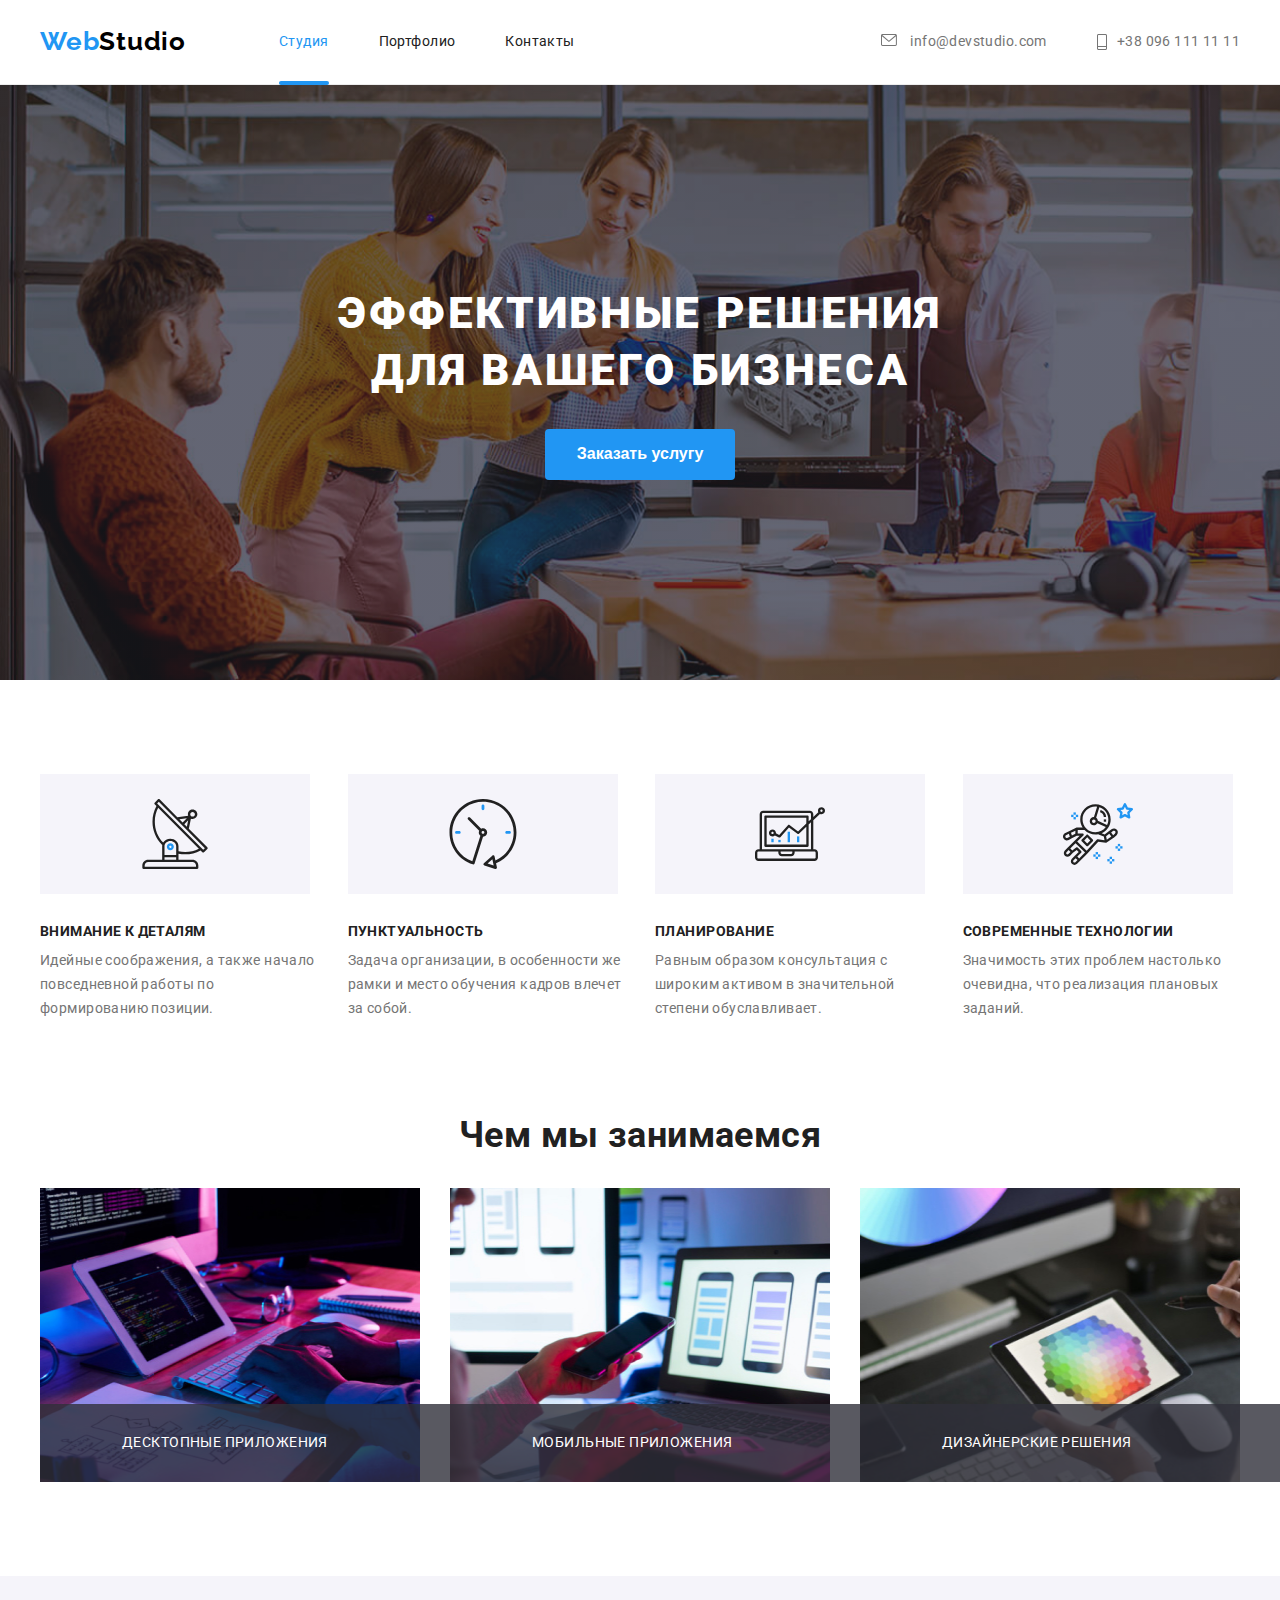
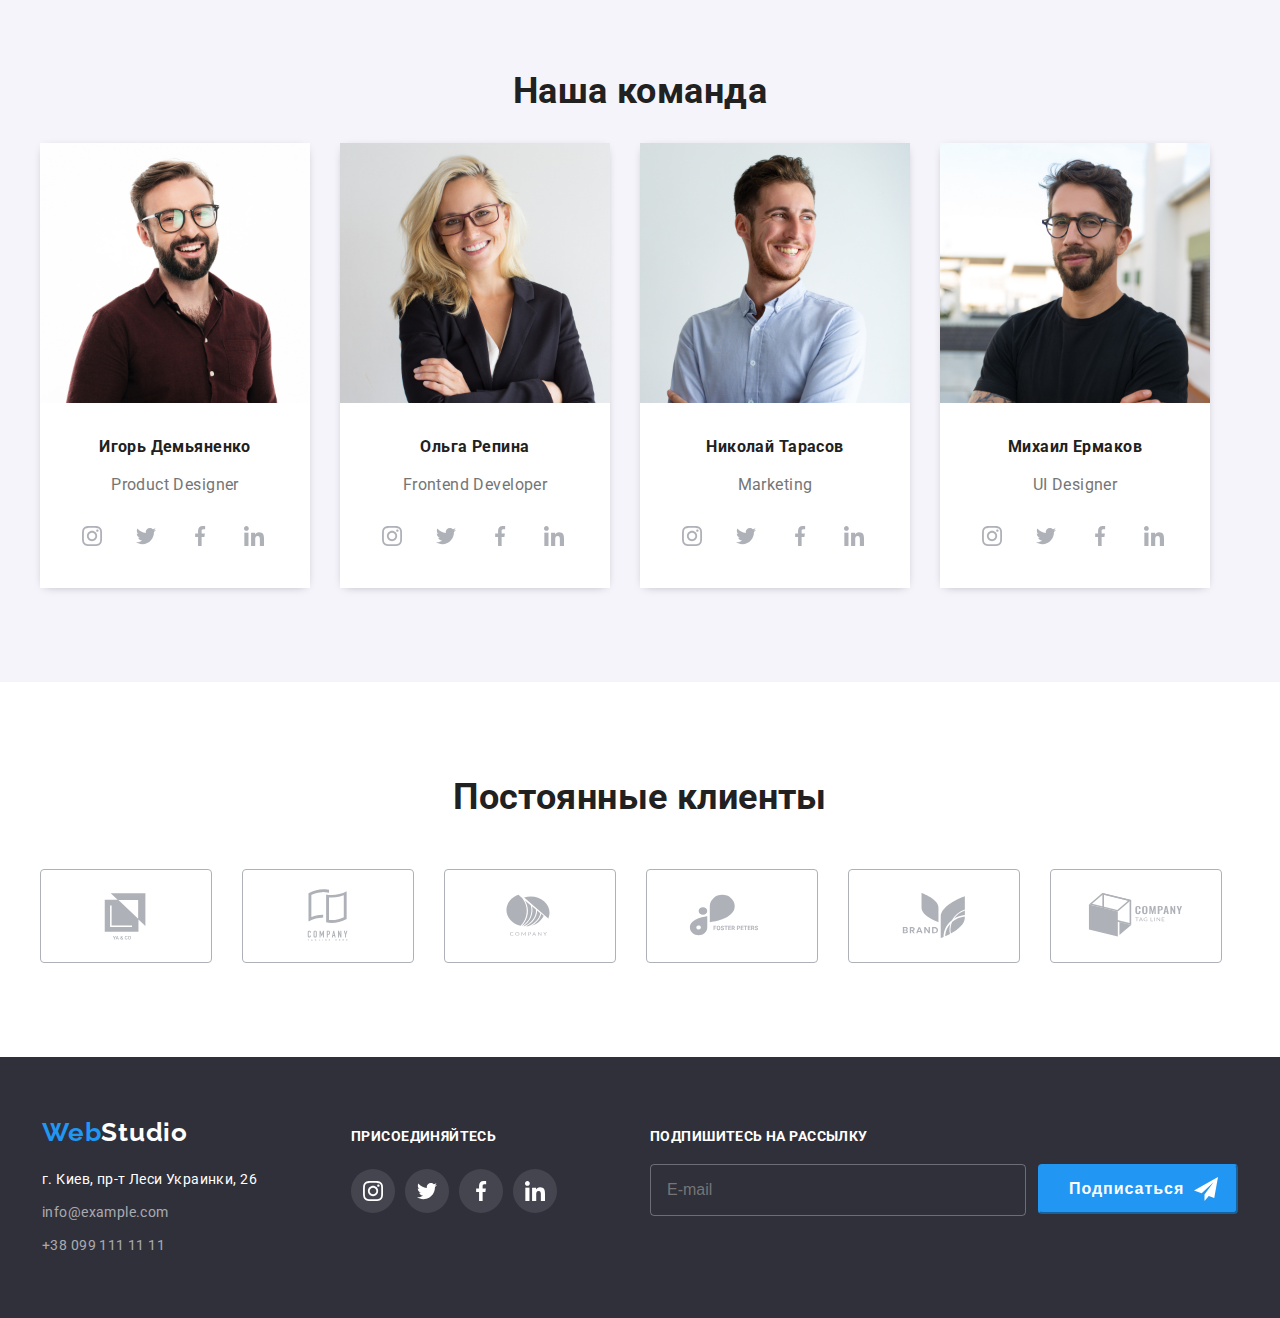
<file: index.html>
<!DOCTYPE html>
<html lang="ru">
    <head>
        <meta charset="UTF-8" />
        <meta name="viewport" content="width=device-width, initial-scale=1.0" />
        <title>WebStudio</title>

        <link rel="preconnect" href="https://fonts.googleapis.com" />
        <link rel="preconnect" href="https://fonts.gstatic.com" crossorigin />
        <link href="https://fonts.googleapis.com/css2?family=Raleway:wght@700&family=Roboto:wght@400;500;700;900&display=swap" rel="stylesheet" />
        <link rel="stylesheet" href="https://cdnjs.cloudflare.com/ajax/libs/modern-normalize/1.1.0/modern-normalize.min.css" integrity="sha512-wpPYUAdjBVSE4KJnH1VR1HeZfpl1ub8YT/NKx4PuQ5NmX2tKuGu6U/JRp5y+Y8XG2tV+wKQpNHVUX03MfMFn9Q==" crossorigin="anonymous" referrerpolicy="no-referrer" />
        <link rel="stylesheet" href="./css/main.min.css" />
    </head>

    <body>
        <!-- =======================Header================= -->

        <header class="header">
            <div class="container">
                <nav class="header-nav">
                    <a class="logo" href="./index.html"><span class="logo-blue">Web</span>Studio</a>
                    <ul class="header-nav-menu-list list">
                        <li class="active-page"><a class="header-menu-link" href="./index.html">Студия</a></li>
                        <li class="header-nav-menu-item item"><a class="header-menu-link" href="./portfolio.html">Портфолио</a></li>
                        <li class="header-nav-menu-item item"><a class="header-menu-link" href="">Контакты</a></li>
                    </ul>
                </nav>

                <!-- ==============header-contacts-list========= -->

                <ul class="header-contacts-list list">
                    <li class="header-contacts item">
                        <a class="header-menu-link color-adress icon-contacts-link" href="mailto:info@example.com">
                            <svg class="contact-icon" width="16" height="12">
                                <use href="./img/sprite.svg#email"></use>
                            </svg>
                            info@devstudio.com
                        </a>
                    </li>

                    <li class="header-contacts item">
                        <a class="header-menu-link color-adress icon-contacts" href="tel:+380991111111">
                            <svg class="contact-icon" width="10" height="16">
                                <use href="./img/sprite.svg#phone"></use>
                            </svg>
                            +38 096 111 11 11</a
                        >
                    </li>
                </ul>
            </div>
        </header>

        <!-- =====================HERO================== -->

        <section class="hero">
            <div class="container main">
                <h1 class="hero-main-title">Эффективные решения для вашего бизнеса</h1>
                <button class="hero-button btn" data-modal-open type="button">Заказать услугу</button>
            </div>
        </section>

        <!-- =================MODAL WINDOW================= -->
        <div class="backdrop is-hidden" data-modal>
            <div class="modal">
                <svg class="close-icon" data-modal-close width="11" height="11">
                    <use href="./img/sprite.svg#icon-close"></use>
                </svg>

                <!--form modal window-->

                <form action="modal" class="modal-form">
                    <b class="modal-form-head">Оставьте свои данные, мы вам перезвоним</b>
                    <label class="modal-form-field">
                        Имя
                        <span class="modal-form-input-wrapper">
                            <input type="text" name="user-name" class="modal-form-input" minlength="5" pattern="[a-zA-Zа-яёА-ЯЁ]+" title="Без цифр и символов" required />
                            <svg class="modal-form-icon" width="13" height="13">
                                <use href="./img/sprite.svg#name"></use>
                            </svg>
                        </span>
                    </label>

                    <label class="modal-form-field">
                        Телефон
                        <span class="modal-form-input-wrapper">
                            <input type="tel" name="user-phone" class="modal-form-input" pattern="+38[0-9]{3}[0-9]{3}[0-9]{2}[0-9]{2}" placeholder="+380950010011" title="+380950010011" required />
                            <svg class="modal-form-icon" width="13" height="13">
                                <use href="./img/sprite.svg#phone2"></use>
                            </svg>
                        </span>
                    </label>
                    <label class="modal-form-field">
                        Почта
                        <span class="modal-form-input-wrapper">
                            <input type="email" name="user-email" class="modal-form-input" pattern="[0-9]{3}-[0-9]{3}-[0-9]{2}-[0-9]{2}" title="[a-z0-9._%+-]+@[a-z0-9.-]+\.[a-z]{2,4}$" required />
                            <svg class="modal-form-icon" width="13" height="13">
                                <use href="./img/sprite.svg#mail"></use>
                            </svg>
                        </span>
                    </label>
                    <label class="modal-form-field">
                        Комментарий
                        <textarea name="user-message" class="modal-form-message" placeholder="Введите текст"></textarea>
                    </label>
                    <input type="checkbox" name="accept-policy" id="accept-policy" class="modal-form-checkbox visually-hidden" />
                    <label for="accept-policy" class="modal-form-checkbox-label">Соглашаюсь с рассылкой и принимаю&nbsp;<a class="modal-form-checkbox-link" href="">Условия договора</a></label>
                    <button type="submit" class="modal-form-btn">Отправить</button>
                </form>
            </div>
        </div>

        <!-- =======================ADVANTAGES================= -->

        <section class="advantages">
            <div class="container advantages">
                <h2 class="visually-hidden">Преимущества</h2>
                <!-- !!!!!!!!!!!скрыть заголовок!!!!!!!!!!!!! -->
                <ul class="advantages-list list">
                    <li class="advantages-item item pic-antena">
                        <div class="advntage-blok">
                            <svg class="advantage-pic" width="70" height="70">
                                <use href="./img/sprite.svg#antenna"></use>
                            </svg>
                        </div>
                        <h3>Внимание к деталям</h3>
                        <p>Идейные соображения, а также начало повседневной работы по формированию позиции.</p>
                    </li>
                    <li class="advantages-item item pic-clock">
                        <div class="advntage-blok">
                            <svg class="advantage-pic" width="70" height="70">
                                <use href="./img/sprite.svg#clock"></use>
                            </svg>
                        </div>
                        <h3>Пунктуальность</h3>
                        <p>Задача организации, в особенности же рамки и место обучения кадров влечет за собой.</p>
                    </li>
                    <li class="advantages-item item pic-diagrama">
                        <div class="advntage-blok">
                            <svg class="advantage-pic" width="70" height="70">
                                <use href="./img/sprite.svg#diagram"></use>
                            </svg>
                        </div>
                        <h3>Планирование</h3>
                        <p>Равным образом консультация с широким активом в значительной степени обуславливает.</p>
                    </li>
                    <li class="advantages-item item pic-cosmo">
                        <div class="advntage-blok">
                            <svg class="advantage-pic" width="70" height="70">
                                <use href="./img/sprite.svg#astronaut"></use>
                            </svg>
                        </div>
                        <h3>Современные технологии</h3>
                        <p>Значимость этих проблем настолько очевидна, что реализация плановых заданий.</p>
                    </li>
                </ul>
            </div>
        </section>

        <!-- =======================OURS SERVISES================ -->

        <section class="our-services">
            <div class="container services">
                <h2 class="services text-minor">Чем мы занимаемся</h2>
                <ul class="services-list list">
                    <li class="services-item item">
                        <img src="./img/box_1.jpg" alt="Крос браузерная разработка" width="370" height="294" />
                        <p class="our-services-over">Десктопные приложения</p>
                    </li>
                    <li class="services-item item">
                        <img src="./img/box_2.jpg" alt="Адаптивная разработка" width="370" height="294" />
                        <p class="our-services-over">Мобильные приложения</p>
                    </li>
                    <li class="services-item item">
                        <img src="./img/box_3.jpg" alt="Оптимизация и настройка" width="370" height="294" />
                        <p class="our-services-over">Дизайнерские решения</p>
                    </li>
                </ul>
            </div>
        </section>
        <!-- =======================OURS TEAM================= -->
        <section class="team">
            <div class="container section">
                <h2 class="text-minor">Наша команда</h2>
                <ul class="team-list list">
                    <li class="team-list__item item">
                        <img src="./img/pfoto_1.jpg" alt="Игорь Демьяненко" width="270" height="260" />
                        <div class="team-title">
                            <h3>Игорь Демьяненко</h3>
                            <p class="team-title__work">Product Designer</p>
                            <!--social links====================================== -->
                            <ul class="social-list list">
                                <li class="social-list__item item">
                                    <a href="" class="social-list__item_link">
                                        <svg class="social-list__item_link-icon" width="20" height="20">
                                            <use href="./img/sprite.svg#instagram"></use>
                                        </svg>
                                    </a>
                                </li>
                                <li class="social-list__item item">
                                    <a href="" class="social-list__item_link">
                                        <svg class="social-list__item_link-icon" width="20" height="20">
                                            <use href="./img/sprite.svg#twitter"></use>
                                        </svg>
                                    </a>
                                </li>
                                <li class="social-list__item item">
                                    <a href="" class="social-list__item_link">
                                        <svg class="social-list__item_link-icon" width="20" height="20">
                                            <use href="./img/sprite.svg#facebook"></use>
                                        </svg>
                                    </a>
                                </li>
                                <li class="social-list__item item">
                                    <a href="" class="social-list__item_link">
                                        <svg class="social-list__item_link-icon" width="20" height="20">
                                            <use href="./img/sprite.svg#linkedin"></use>
                                        </svg>
                                    </a>
                                </li>
                            </ul>
                            <!-- END social links-->
                        </div>
                    </li>
                    <li class="team-list__item item">
                        <img src="./img/photo_2.jpg" alt="Ольга Репина" width="270" height="260" />
                        <div class="team-title">
                            <h3>Ольга Репина</h3>
                            <p class="team-title__work">Frontend Developer</p>
                            <!--social links============================= -->
                            <ul class="social-list list">
                                <li class="social-list__item item">
                                    <a href="" class="social-list__item_link">
                                        <svg class="social-list__item_link-icon" width="20" height="20">
                                            <use href="./img/sprite.svg#instagram"></use>
                                        </svg>
                                    </a>
                                </li>
                                <li class="social-list__item item">
                                    <a href="" class="social-list__item_link">
                                        <svg class="social-list__item_link-icon" width="20" height="20">
                                            <use href="./img/sprite.svg#twitter"></use>
                                        </svg>
                                    </a>
                                </li>
                                <li class="social-list__item item">
                                    <a href="" class="social-list__item_link">
                                        <svg class="social-list__item_link-icon" width="20" height="20">
                                            <use href="./img/sprite.svg#facebook"></use>
                                        </svg>
                                    </a>
                                </li>
                                <li class="social-list__item item">
                                    <a href="" class="social-list__item_link">
                                        <svg class="social-list__item_link-icon" width="20" height="20">
                                            <use href="./img/sprite.svg#linkedin"></use>
                                        </svg>
                                    </a>
                                </li>
                            </ul>
                            <!-- END social links-->
                        </div>
                    </li>
                    <li class="team-list__item item">
                        <img src="./img/photo_3.jpg" alt="Николай Тарасов" width="270" height="260" />
                        <div class="team-title">
                            <h3>Николай Тарасов</h3>
                            <p class="team-title__work">Marketing</p>
                            <!-- social links============================================== -->
                            <ul class="social-list list">
                                <li class="social-list__item item">
                                    <a href="" class="social-list__item_link">
                                        <svg class="social-list__item_link-icon" width="20" height="20">
                                            <use href="./img/sprite.svg#instagram"></use>
                                        </svg>
                                    </a>
                                </li>
                                <li class="social-list__item item">
                                    <a href="" class="social-list__item_link">
                                        <svg class="social-list__item_link-icon" width="20" height="20">
                                            <use href="./img/sprite.svg#twitter"></use>
                                        </svg>
                                    </a>
                                </li>
                                <li class="social-list__item item">
                                    <a href="" class="social-list__item_link">
                                        <svg class="social-list__item_link-icon" width="20" height="20">
                                            <use href="./img/sprite.svg#facebook"></use>
                                        </svg>
                                    </a>
                                </li>
                                <li class="social-list__item item">
                                    <a href="" class="social-list__item_link">
                                        <svg class="social-list__item_link-icon" width="20" height="20">
                                            <use href="./img/sprite.svg#linkedin"></use>
                                        </svg>
                                    </a>
                                </li>
                            </ul>
                            <!-- END social links-->
                        </div>
                    </li>
                    <li class="team-list__item item">
                        <img src="./img/photo_4.jpg" alt="Михаил Ермаков" width="270" height="260" />
                        <div class="team-title">
                            <h3>Михаил Ермаков</h3>
                            <p class="team-title__work">UI Designer</p>
                            <!--social links==================================== -->
                            <ul class="social-list list">
                                <li class="social-list__item item">
                                    <a href="" class="social-list__item_link">
                                        <svg class="social-list__item_link-icon" width="20" height="20">
                                            <use href="./img/sprite.svg#instagram"></use>
                                        </svg>
                                    </a>
                                </li>
                                <li class="social-list__item item">
                                    <a href="" class="social-list__item_link">
                                        <svg class="social-list__item_link-icon" width="20" height="20">
                                            <use href="./img/sprite.svg#twitter"></use>
                                        </svg>
                                    </a>
                                </li>
                                <li class="social-list__item item">
                                    <a href="" class="social-list__item_link">
                                        <svg class="social-list__item_link-icon" width="20" height="20">
                                            <use href="./img/sprite.svg#facebook"></use>
                                        </svg>
                                    </a>
                                </li>
                                <li class="social-list__item item">
                                    <a href="" class="social-list__item_link">
                                        <svg class="social-list__item_link-icon" width="20" height="20">
                                            <use href="./img/sprite.svg#linkedin"></use>
                                        </svg>
                                    </a>
                                </li>
                            </ul>
                            <!-- END social links-->
                        </div>
                    </li>
                </ul>
            </div>
        </section>

        <!-- =======================OURS CLIENTS================ -->
        <section class="ours-clients">
            <div class="container clients">
                <h2 class="client text-minor">Постоянные клиенты</h2>
                <!--brend icon================================ -->
                <ul class="cliets-list list">
                    <li class="clients-item item">
                        <a href="" class="client-link"
                            ><svg class="clients-icon" width="106" height="60">
                                <use href="./img/sprite.svg#logo1"></use>
                            </svg>
                        </a>
                    </li>

                    <li class="clients-item item">
                        <a href="" class="client-link"
                            ><svg class="clients-icon" width="106" height="60">
                                <use href="./img/sprite.svg#logo2"></use>
                            </svg>
                        </a>
                    </li>

                    <li class="clients-item item">
                        <a href="" class="client-link"
                            ><svg class="clients-icon" width="106" height="60">
                                <use href="./img/sprite.svg#logo3"></use>
                            </svg>
                        </a>
                    </li>

                    <li class="clients-item item">
                        <a href="" class="client-link"
                            ><svg class="clients-icon" width="106" height="60">
                                <use href="./img/sprite.svg#logo4"></use>
                            </svg>
                        </a>
                    </li>

                    <li class="clients-item item">
                        <a href="" class="client-link"
                            ><svg class="clients-icon" width="106" height="60">
                                <use href="./img/sprite.svg#logo5"></use>
                            </svg>
                        </a>
                    </li>

                    <li class="clients-item item">
                        <a href="" class="client-link"
                            ><svg class="clients-icon" width="106" height="60">
                                <use href="./img/sprite.svg#logo6"></use>
                            </svg>
                        </a>
                    </li>
                </ul>
            </div>
        </section>

        <!-- =======================FOOTERrr================= -->

        <footer class="footer">
            <div class="container footer-container">
                <div class="footer-left">
                    <a href="" class="logo footer-left__logo"><span class="logo-blue">Web</span>Studio</a>
                    <address class="footer-left__contacts">
                        <p>г. Киев, пр-т Леси Украинки, 26</p>
                        <ul class="footer-list list">
                            <li class="footer-list_item item"><a href="mailto:info@example.com">info@example.com</a></li>
                            <li class="footer-list_item item"><a href="tel:+380991111111">+38 099 111 11 11</a></li>
                        </ul>
                    </address>
                </div>
                <div class="footer-social">
                    <h3>Присоединяйтесь</h3>

                    <!--social links================================================== -->
                    <ul class="social-list list">
                        <li class="social-list__item item">
                            <a href="" class="social-list__item_link bgc">
                                <svg class="social-list__item_link-icon" width="20" height="20">
                                    <use href="./img/sprite.svg#instagram"></use>
                                </svg>
                            </a>
                        </li>
                        <li class="social-list__item item">
                            <a href="" class="social-list__item_link bgc">
                                <svg class="social-list__item_link-icon" width="20" height="20">
                                    <use href="./img/sprite.svg#twitter"></use>
                                </svg>
                            </a>
                        </li>
                        <li class="social-list__item item">
                            <a href="" class="social-list__item_link bgc">
                                <svg class="social-list__item_link-icon" width="20" height="20">
                                    <use href="./img/sprite.svg#facebook"></use>
                                </svg>
                            </a>
                        </li>
                        <li class="social-list__item item">
                            <a href="" class="social-list__item_link bgc">
                                <svg class="social-list__item_link-icon" width="20" height="20">
                                    <use href="./img/sprite.svg#linkedin"></use>
                                </svg>
                            </a>
                        </li>
                    </ul>
                    <!-- END social links-->
                </div>

                <div class="footer-submit">
                    <form action="submit" class="footer-submit__input">
                        <b class="footer-submit-title">Подпишитесь на рассылку</b>
                        <span class="footer-submit__input_wrapper">
                            <input type="text" name="telega-name" class="footer-submit__input_form" placeholder="E-mail" />
                            <button type="submit" class="footer-submit__input_btn">
                                Подписаться
                                <svg class="footer-btn-icon" data-modal-close width="24" height="24">
                                    <use href="./img/sprite.svg#telega"></use>
                                </svg>
                            </button>
                        </span>
                    </form>
                </div>
            </div>
        </footer>
        <script src="./js/modal.js"></script>
    </body>
</html>
</file>
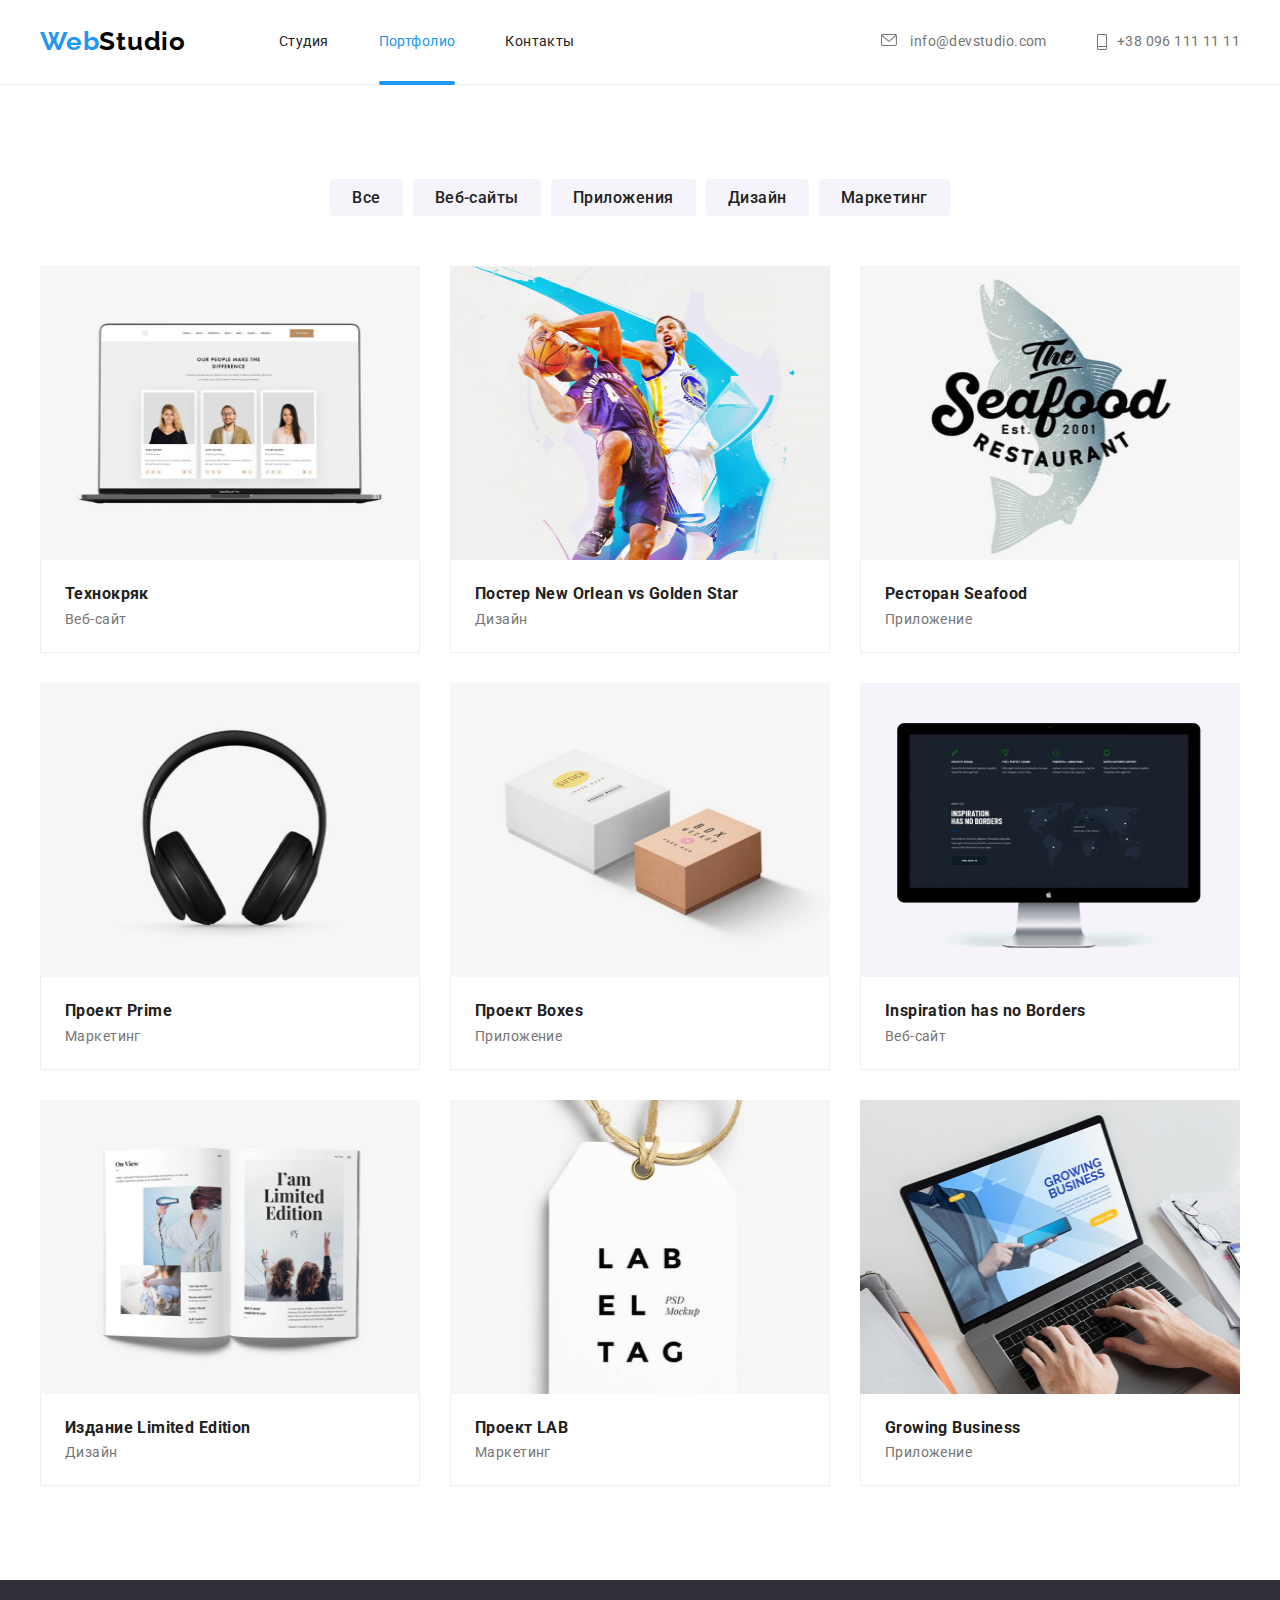
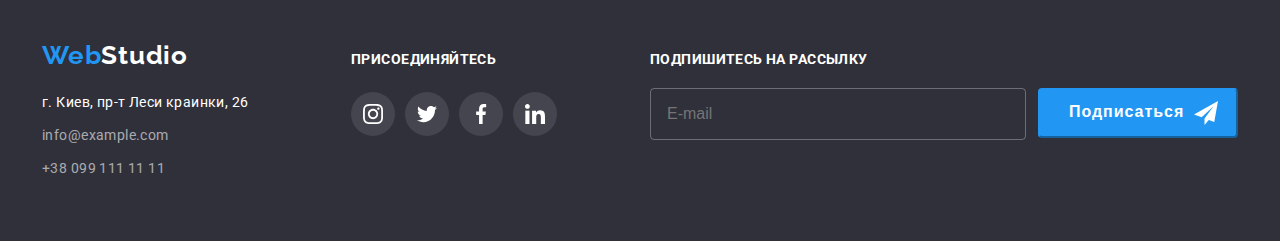
<file: portfolio.html>
<!DOCTYPE html>
<html lang="ru">
    <head>
        <meta charset="UTF-8" />
        <meta name="viewport" content="width=device-width, initial-scale=1.0" />
        <title>WebStudio</title>

        <link rel="preconnect" href="https://fonts.googleapis.com" />
        <link rel="preconnect" href="https://fonts.gstatic.com" crossorigin />
        <link href="https://fonts.googleapis.com/css2?family=Raleway:wght@700&family=Roboto:wght@400;500;700;900&display=swap" rel="stylesheet" />
        <link rel="stylesheet" href="https://cdnjs.cloudflare.com/ajax/libs/modern-normalize/1.1.0/modern-normalize.min.css" integrity="sha512-wpPYUAdjBVSE4KJnH1VR1HeZfpl1ub8YT/NKx4PuQ5NmX2tKuGu6U/JRp5y+Y8XG2tV+wKQpNHVUX03MfMFn9Q==" crossorigin="anonymous" referrerpolicy="no-referrer" />
        <link rel="stylesheet" href="./css/main.min.css" />
    </head>

    <body>
        <!-- =======================Header================= -->

        <header class="header">
            <div class="container">
                <nav class="header-nav">
                    <a class="logo" href="./index.html"><span class="logo-blue">Web</span>Studio</a>
                    <ul class="header-nav-menu-list list">
                        <li class="header-nav-menu-item item"><a class="header-menu-link" href="./index.html">Студия</a></li>
                        <li class="active-page"><a class="header-menu-link" href="./portfolio.html">Портфолио</a></li>
                        <li class="header-nav-menu-item item"><a class="header-menu-link" href="">Контакты</a></li>
                    </ul>
                </nav>

                <!-- ==============header-contacts-list========= -->

                <ul class="header-contacts-list list">
                    <li class="header-contacts item">
                        <a class="header-menu-link color-adress icon-contacts-link" href="mailto:info@example.com">
                            <svg class="contact-icon" width="16" height="12">
                                <use href="./img/sprite.svg#email"></use>
                            </svg>
                            info@devstudio.com
                        </a>
                    </li>

                    <li class="header-contacts item">
                        <a class="header-menu-link color-adress icon-contacts" href="tel:+380991111111">
                            <svg class="contact-icon" width="10" height="16">
                                <use href="./img/sprite.svg#phone"></use>
                            </svg>
                            +38 096 111 11 11</a
                        >
                    </li>
                </ul>
            </div>
        </header>

        <!-- =======================filter buttons================= -->

        <main>
            <section class="portfolio-filter">
                <div class="container filter-container">
                    <ul class="portfolio-filter-list list">
                        <li class="portfolio-filter-list-item item"><button class="btn-filter" type="button">Все</button></li>
                        <li class="portfolio-filter-list-item item"><button class="btn-filter" type="button">Веб-сайты</button></li>
                        <li class="portfolio-filter-list-item item"><button class="btn-filter" type="button">Приложения</button></li>
                        <li class="portfolio-filter-list-item item"><button class="btn-filter" type="button">Дизайн</button></li>
                        <li class="portfolio-filter-list-item item"><button class="btn-filter" type="button">Маркетинг</button></li>
                    </ul>

                    <!-- ================== work examples ================-->

                    <h2 class="visually-hidden">work-examples</h2>
                    <ul class="work-examples-list list">
                        <li class="work-examples-item item">
                            <a href="" class="work-examples-link">
                                <div class="work-exampl-img-title">
                                    <img src="./img/exam-1.jpg" alt="" width="370" height="294" />
                                    <p class="overlay">Технокряк это современная площадка распространения коронавируса. Компании используют эту платформу для цифрового шпионажа и атак на защищённые сервера конкурентов.</p>
                                </div>
                                <div class="work-examples-item-title">
                                    <h3>Технокряк</h3>
                                    <p>Веб-сайт</p>
                                </div>
                            </a>
                        </li>
                        <li class="work-examples-item item">
                            <a href="" class="work-examples-link">
                                <div class="work-exampl-img-title">
                                    <img src="./img/exam-2.jpg" alt="" width="370" height="294" />
                                    <p class="overlay">Господи, дай мне соурс код Вселенной, час времени и хороший дебаггер!</p>
                                </div>
                                <div class="work-examples-item-title">
                                    <h3>Постер New Orlean vs Golden Star</h3>
                                    <p>Дизайн</p>
                                </div>
                            </a>
                        </li>
                        <li class="work-examples-item item">
                            <a href="" class="work-examples-link">
                                <div class="work-exampl-img-title">
                                    <img src="./img/exam-3.jpg" alt="" width="370" height="294" />
                                    <p class="overlay">
                                        Жена посылает программиста в магазин: — Дорогой, купи, пожалуйста, палку колбасы, и если будут яйца, то купи десяток. Через полчаса программист возвращается с десятью палками колбасы. Жена: — Что это?! Зачем ты купил столько колбасы? Программист: — Ну так
                                        яйца-то были…
                                    </p>
                                </div>
                                <div class="work-examples-item-title">
                                    <h3>Ресторан Seafood</h3>
                                    <p>Приложение</p>
                                </div>
                            </a>
                        </li>
                        <li class="work-examples-item item">
                            <a href="" class="work-examples-link">
                                <div class="work-exampl-img-title">
                                    <img src="./img/exam-4.jpg" alt="" width="370" height="294" />
                                    <p class="overlay">А вы знаете основные достоинства IT-шников? Конечно же, это высокомерие, нетерпимость и невероятная лень..</p>
                                </div>
                                <div class="work-examples-item-title">
                                    <h3>Проект Prime</h3>
                                    <p>Маркетинг</p>
                                </div>
                            </a>
                        </li>
                        <li class="work-examples-item item">
                            <a href="" class="work-examples-link">
                                <div class="work-exampl-img-title">
                                    <img src="./img/exam-5.jpg" alt="" width="370" height="294" />
                                    <p class="overlay">Программирование похоже на секс: одна ошибка – и всю жизнь придется поддерживать.</p>
                                </div>
                                <div class="work-examples-item-title">
                                    <h3>Проект Boxes</h3>
                                    <p>Приложение</p>
                                </div>
                            </a>
                        </li>
                        <li class="work-examples-item item">
                            <a href="" class="work-examples-link">
                                <div class="work-exampl-img-title">
                                    <img src="./img/exam-6.jpg" alt="" width="370" height="294" />
                                    <p class="overlay">Технокряк это современная плк на защищённые сервера конкурентов.</p>
                                </div>
                                <div class="work-examples-item-title">
                                    <h3>Inspiration has no Borders</h3>
                                    <p>Веб-сайт</p>
                                </div>
                            </a>
                        </li>
                        <li class="work-examples-item item">
                            <a href="" class="work-examples-link">
                                <div class="work-exampl-img-title">
                                    <img src="./img/exam-7.jpg" alt="" width="370" height="294" />
                                    <p class="overlay">Если вы начинаете сгонять муху с монитора при помощи курсора мыши, пора выключать компьютер.</p>
                                </div>
                                <div class="work-examples-item-title">
                                    <h3>Издание Limited Edition</h3>
                                    <p>Дизайн</p>
                                </div>
                            </a>
                        </li>
                        <li class="work-examples-item item">
                            <a href="" class="work-examples-link">
                                <div class="work-exampl-img-title">
                                    <img src="./img/exam-8.jpg" alt="" width="370" height="294" />
                                    <p class="overlay">Нашел ответ на вопрос по вечному спору – с чего должен начинаться индекс массива – с «0» или «1». Считаю, что мое компромиссное решение – «0,5» — было отвергнуто без надлежащего изучения.</p>
                                </div>
                                <div class="work-examples-item-title">
                                    <h3>Проект LAB</h3>
                                    <p>Маркетинг</p>
                                </div>
                            </a>
                        </li>
                        <li class="work-examples-item item">
                            <a href="" class="work-examples-link">
                                <div class="work-exampl-img-title">
                                    <img src="./img/exam-9.jpg" alt="" width="370" height="294" />
                                    <p class="overlay">Плохой код – совсем не плохой. Его просто не сумели правильно понять.</p>
                                </div>
                                <div class="work-examples-item-title">
                                    <h3>Growing Business</h3>
                                    <p>Приложение</p>
                                </div>
                            </a>
                        </li>
                    </ul>
                </div>
            </section>
        </main>

        <!-- =======================FOOTERrr================= -->

        <footer class="footer">
            <div class="container footer-container">
                <div class="footer-left">
                    <a href="" class="logo footer-left__logo"><span class="logo-blue">Web</span>Studio</a>
                    <address class="footer-left__contacts">
                        <p>г. Киев, пр-т Леси краинки, 26</p>
                        <ul class="footer-list list">
                            <li class="footer-list_item item"><a href="mailto:info@example.com">info@example.com</a></li>
                            <li class="footer-list_item item"><a href="tel:+380991111111">+38 099 111 11 11</a></li>
                        </ul>
                    </address>
                </div>
                <div class="footer-social">
                    <h3>Присоединяйтесь</h3>

                    <!--social links================================================== -->
                    <ul class="social-list list">
                        <li class="social-list__item item">
                            <a href="" class="social-list__item_link bgc">
                                <svg class="social-list__item_link-icon" width="20" height="20">
                                    <use href="./img/sprite.svg#instagram"></use>
                                </svg>
                            </a>
                        </li>
                        <li class="social-list__item item">
                            <a href="" class="social-list__item_link bgc">
                                <svg class="social-list__item_link-icon" width="20" height="20">
                                    <use href="./img/sprite.svg#twitter"></use>
                                </svg>
                            </a>
                        </li>
                        <li class="social-list__item item">
                            <a href="" class="social-list__item_link bgc">
                                <svg class="social-list__item_link-icon" width="20" height="20">
                                    <use href="./img/sprite.svg#facebook"></use>
                                </svg>
                            </a>
                        </li>
                        <li class="social-list__item item">
                            <a href="" class="social-list__item_link bgc">
                                <svg class="social-list__item_link-icon" width="20" height="20">
                                    <use href="./img/sprite.svg#linkedin"></use>
                                </svg>
                            </a>
                        </li>
                    </ul>
                    <!-- END social links-->
                </div>

                <div class="footer-submit">
                    <form action="submit" class="footer-submit__input">
                        <b class="footer-submit-title">Подпишитесь на рассылку</b>
                        <span class="footer-submit__input_wrapper">
                            <input type="text" name="telega-name" class="footer-submit__input_form" placeholder="E-mail" />
                            <button type="submit" class="footer-submit__input_btn">
                                Подписаться
                                <svg class="footer-btn-icon" data-modal-close width="24" height="24">
                                    <use href="./img/sprite.svg#telega"></use>
                                </svg>
                            </button>
                        </span>
                    </form>
                </div>
            </div>
        </footer>
        <script src="./js/modal.js"></script>
    </body>
</html>
</file>
<file: css/main.min.css>
body{color:var(--main-text-color);font-family:'Roboto', sans-serif;font-weight:400;font-size:14px;line-height:1.7;letter-spacing:0.03em}img{display:block;width:100%}*{margin:0;padding:0}.list h3{color:var(--title-text-color)}.list,a{list-style:none;text-decoration:none;color:var(--main-text-color);letter-spacing:0.03em}:root{--main-text-color: #757575;--title-text-color: #212121;--accent-text-color: #2196f3;--wite-color: #ffffff;--bgr-footer-color: #2f303a}.visually-hidden{position:absolute;width:1px;height:1px;margin:-1px;border:0;padding:0;white-space:nowrap;clip-path:inset(100%);clip:rect(0 0 0 0);overflow:hidden}.container{max-width:1200px;padding-left:15px;padding-right:15px;margin:0 auto}section{padding-top:94px;padding-bottom:94px}.logo{margin-right:93px;color:#000000;font-family:Raleway;font-weight:700;font-size:26px;line-height:1.2;text-decoration:none}.logo-blue{color:var(--accent-text-color)}.header-nav{display:flex;align-items:center}.header-nav-menu-list{display:flex}.header-nav-menu-list>li:not(:last-child){margin-right:50px}.header-menu-link{display:inline-block;padding-top:30px;padding-bottom:30px;text-decoration:none;color:var(--title-text-color);display:block;position:relative;transition:color 250ms cubic-bezier(0.4, 0, 0.2, 1)}.header-menu-link:hover,.header-menu-link:focus{color:var(--accent-text-color);transform:color}.header-menu-link::after{content:'';display:block;position:absolute;width:100%;height:4px;background-color:var(--accent-text-color);left:0;bottom:-1px;border-radius:2px;transform:scaleX(0);transition:transform 250ms cubic-bezier(0.4, 0, 0.2, 1)}.header-nav-menu-item:hover .header-menu-link::after{transform:scaleX(1)}.active-page .header-menu-link,.active-page .header-menu-link::after{color:var(--accent-text-color);transform:scaleX(1)}.header-contacts-list{display:flex;margin-left:auto}.header-contacts-list li+li{margin-left:50px}.color-adress{color:var(--main-text-color)}.icon-contacts{display:flex;align-items:center;fill:var(--main-text-color)}.contact-icon{fill:currentColor;margin-right:10px}.text-minor{color:var(--title-text-color);font-weight:700;font-size:36px;line-height:1.2;text-align:center;margin-bottom:30px}.social-list{display:flex}.social-list>li:not(:last-child){margin-right:10px}.social-list__item_link-icon{fill:inherit}.social-list__item_link{display:flex;width:44px;height:44px;justify-content:center;align-items:center;fill:#afb1b8;border-radius:50%;transition:background-color 250ms cubic-bezier(0.4, 0, 0.2, 1),fill 250ms cubic-bezier(0.4, 0, 0.2, 1)}.social-list__item_link:hover,.social-list__item_link:focus{background-color:var(--accent-text-color);fill:var(--wite-color)}.footer-left__logo{display:block;color:var(--wite-color);margin-bottom:20px}.footer-logo-blue{color:var(--accent-text-color)}.footer-left__contacts a{color:rgba(255,255,255,0.6);text-decoration:none}address{font-style:normal}address p{margin-bottom:9px;color:var(--wite-color)}.footer-list .footer-list_item+.footer-list_item{margin-top:9px}.footer-social{margin-left:70px}.footer-social h3{text-transform:uppercase;color:var(--wite-color);font-size:14px;margin-bottom:20px}.bgc{background:rgba(255,255,255,0.1);fill:white}.footer-submit__input{margin-left:93px}.footer-submit-title{line-height:1.1;display:block;text-transform:uppercase;margin-bottom:20px;color:var(--wite-color)}.footer-submit__input_wrapper{display:flex}.footer-submit__input_form{width:358px;height:50px;border:1px solid rgba(255,255,255,0.3);border-radius:4px;background:none;padding-left:16px;color:var(--wite-color);font-size:16px}.footer-submit__input_btn{display:inline-flex;align-items:center;min-width:200px;height:50px;margin-left:12px;padding:10px 10px 10px 29px;background-color:var(--accent-text-color);font-size:16px;font-weight:700;line-height:1.9;letter-spacing:0.06em;color:var(--wite-color);cursor:pointer;border-radius:4px;transition:background-color 250ms cubic-bezier(0.4, 0, 0.2, 1);border-color:var(--accent-text-color)}.footer-submit__input_btn:hover,.footer-submit__input_btn:focus{background-color:#188ce8}.footer-btn-icon{display:block;fill:var(--wite-color);margin-left:10px}.portfolio-filter{display:flex}.portfolio-filter-list{display:flex;justify-content:center;margin-bottom:50px}.portfolio-filter-list li+li{margin-left:10px}.btn-filter{color:var(--title-text-color);background-color:#f5f4fa;font-family:'Roboto', sans-serif;font-weight:500;font-size:16px;line-height:1.6;letter-spacing:0.03em;border-radius:4px;border:none;padding:6px 22px;transition:color 250ms cubic-bezier(0.4, 0, 0.2, 1),background-color 250ms cubic-bezier(0.4, 0, 0.2, 1),box-shadow 250ms cubic-bezier(0.4, 0, 0.2, 1)}.btn-filter:hover,.btn-filter:focus{color:var(--wite-color);background-color:var(--accent-text-color);box-shadow:0 10px 10px -5px rgba(0,0,0,0.3)}.overlay{position:absolute;top:0;left:0;width:100%;height:100%;padding:63px 24px;font-weight:400;line-height:1.5;font-size:18px;color:#ffffff;background-color:rgba(33,150,243,0.9);overflow:auto;transform:translateY(100%);transition:transform 250ms cubic-bezier(0.4, 0, 0.2, 1)}.work-examples-item:hover .overlay,.work-examples-item:focus .overlay{transform:translateY(0%)}.work-exampl-img-title{position:relative;overflow:hidden}.backdrop{position:fixed;top:0;left:0;width:100vw;height:100vh;background-color:rgba(0,0,0,0.2);opacity:1;visibility:visible;pointer-events:auto;transition:opacity 250ms, visibility 250ms linear}.backdrop.is-hidden{opacity:0;visibility:hidden;pointer-events:none}.modal{position:absolute;top:50%;left:50%;transform:translate(-50%, -50%);width:528px;height:581px;background-color:#ffffff;border-radius:4px;padding:40px}.close-icon{position:absolute;top:8px;right:8px;width:30px;height:30px;border-radius:50%;border:1px solid rgba(0,0,0,0.1);background-color:transparent;padding:5px;cursor:pointer;fill:inherit;transition:fill 1250ms cubic-bezier(0.4, 0, 0.2, 1)}.close-icon:hover,.close-icon:focus{fill:var(--accent-text-color);transition:fill 1250ms cubic-bezier(0.4, 0, 0.2, 1)}.modal-form{display:flex;flex-direction:column}.modal-form-head{text-align:center;color:black;line-height:1.4;font-size:20px;margin-bottom:12px}.modal-form-field{margin-bottom:10px;font-size:12px;line-height:1.1}.modal-form-input-wrapper{position:relative;display:block;margin-top:4px}.modal-form-input{width:100%;height:40px;border:1px solid rgba(33,33,33,0.2);border-radius:4px;padding-left:42px}.modal-form-input:focus{border-color:var(--accent-text-color);outline:none}.modal-form-input:focus+.modal-form-icon{fill:var(--accent-text-color)}.modal-form-icon{position:absolute;top:50%;left:12px;transform:translateY(-50%);display:block;width:13px;height:13px}.modal-form-message{width:100%;height:120px;margin-top:4px;resize:none;border:1px solid rgba(33,33,33,0.2);border-radius:4px;padding:12px 16px}.modal-form-message :focus{border-color:var(--accent-text-color);outline:none}.modal-form-message::placeholder{color:rgba(117,117,117,0.5)}.modal-form-checkbox-label{display:flex;align-items:center}.modal-form-checkbox-label::before{display:block;content:'';width:15px;height:15px;border:1px solid #070707;cursor:pointer;padding:0 auto;margin-right:10px;margin-left:12px;background-repeat:no-repeat;background-size:cover}.modal-form-checkbox:checked+.modal-form-checkbox-label::before{background-image:url(../img/check.svg)}.modal-form-btn{align-self:center;border-radius:4px;border:0;padding:10px 55px;margin-top:40px;background-color:var(--accent-text-color);font-size:16px;font-weight:700;line-height:1.9;color:var(--wite-color);cursor:pointer;transition:background-color 250ms cubic-bezier(0.4, 0, 0.2, 1)}.modal-form-btn:hover,.modal-form-btn:focus{color:#ffffff;background-color:#188ce8}.modal-form-checkbox-link{color:#2196f3;text-decoration:underline}.header{border-bottom:1px solid #ececec}.header .container{display:flex;align-items:center;padding-bottom:0}.hero{background-image:linear-gradient(rgba(47,48,58,0.4), rgba(47,48,58,0.4)),url(../img/bg-img.png);background-color:#c4c4c4;background-size:cover;max-width:1600px;text-align:center;margin:0 auto;padding-top:200px;padding-bottom:200px}.hero-main{background-color:#2f303a}.hero-main-title{font-weight:900;font-size:44px;line-height:1.3;text-align:center;letter-spacing:0.06em;text-transform:uppercase;color:var(--wite-color);width:700px;margin:0 auto}.hero-button{border-radius:4px;border:0;padding:10px 32px 10px 32px;margin-top:30px;background-color:var(--accent-text-color);font-size:16px;font-weight:700;line-height:1.9;color:var(--wite-color);cursor:pointer;transition:background-color 250ms cubic-bezier(0.4, 0, 0.2, 1)}.hero-button:hover,.hero-button:focus{background-color:#188ce8;box-shadow:0px 4px 4px rgba(0,0,0,0.15)}.advantages-list{display:flex;flex-wrap:wrap;margin-left:-30px}.advantages h3{color:var(--title-text-color);font-weight:700;line-height:1.1;text-transform:uppercase;font-size:14px;margin-bottom:10px}.advantages-item{width:calc((100% - 120px) / 4);margin-left:30px}.advntage-blok{display:flex;width:270px;height:120px;justify-content:center;align-items:center;margin-bottom:30px;fill:#afb1b8;background-color:#f5f4fa}.our-services{padding-top:0}.services-list{display:flex;flex-wrap:wrap;margin-left:-30px}.services-item{width:calc((100% - 90px) / 3);margin-left:30px;z-index:-1;position:relative}.our-services-over{position:absolute;bottom:0;left:0;width:100%;padding:27px 82px;text-transform:uppercase;color:#ffffff;background-color:rgba(47,48,58,0.8);overflow:auto}.team{background-color:#f5f4fa}.text-minor{text-align:center;margin-bottom:30px}.team-list{display:flex;flex-wrap:wrap;margin-left:-30px}.team-list__item{width:calc((100% - 120px) / 4);margin-left:30px;background-color:var(--wite-color);box-shadow:0 2px 10px -5px rgba(0,0,0,0.4);width:270px}.team-title{padding:30px;text-align:center}.team-list__item h3{margin-bottom:10px}.team-title__work{font-size:16px;margin-bottom:16px}.client{margin-bottom:50px}.cliets-list{display:flex}.cliets-list>li:not(:last-child){margin-right:30px}.client-link{display:flex;width:170px;height:92px;justify-content:center;align-items:center;fill:#afb1b8;border-radius:4px;border:1px solid #afb1b8;transition:border-color 250ms cubic-bezier(0.4, 0, 0.2, 1),fill 250ms cubic-bezier(0.4, 0, 0.2, 1)}.client-link:hover,.client-link:focus{border-color:var(--accent-text-color);fill:var(--accent-text-color)}.clients-icon{fill:inherit}footer{background-color:var(--bgr-footer-color);font-style:normal;padding-top:60px;padding-bottom:60px;display:flex;align-items:baseline}.footer-container{display:flex;align-items:baseline}.work-examples-list{display:flex;flex-wrap:wrap;margin-left:-30px;margin-top:-30px}.work-examples-item{width:calc((100% - 90px) / 3);margin-left:30px;margin-top:30px}.work-examples-link{display:block;transition:box-shadow 250ms cubic-bezier(0.4, 0, 0.2, 1)}.work-examples-link:hover,.work-examples-link:focus{box-shadow:0px 1px 1px rgba(0,0,0,0.12),0px 4px 4px rgba(0,0,0,0.06),1px 4px 6px rgba(0,0,0,0.16)}.work-examples-item-title{padding:20px 24px;border:1px solid #eeeeee;border-top:0;display:block}
/*# sourceMappingURL=main.min.css.map */
</file>
